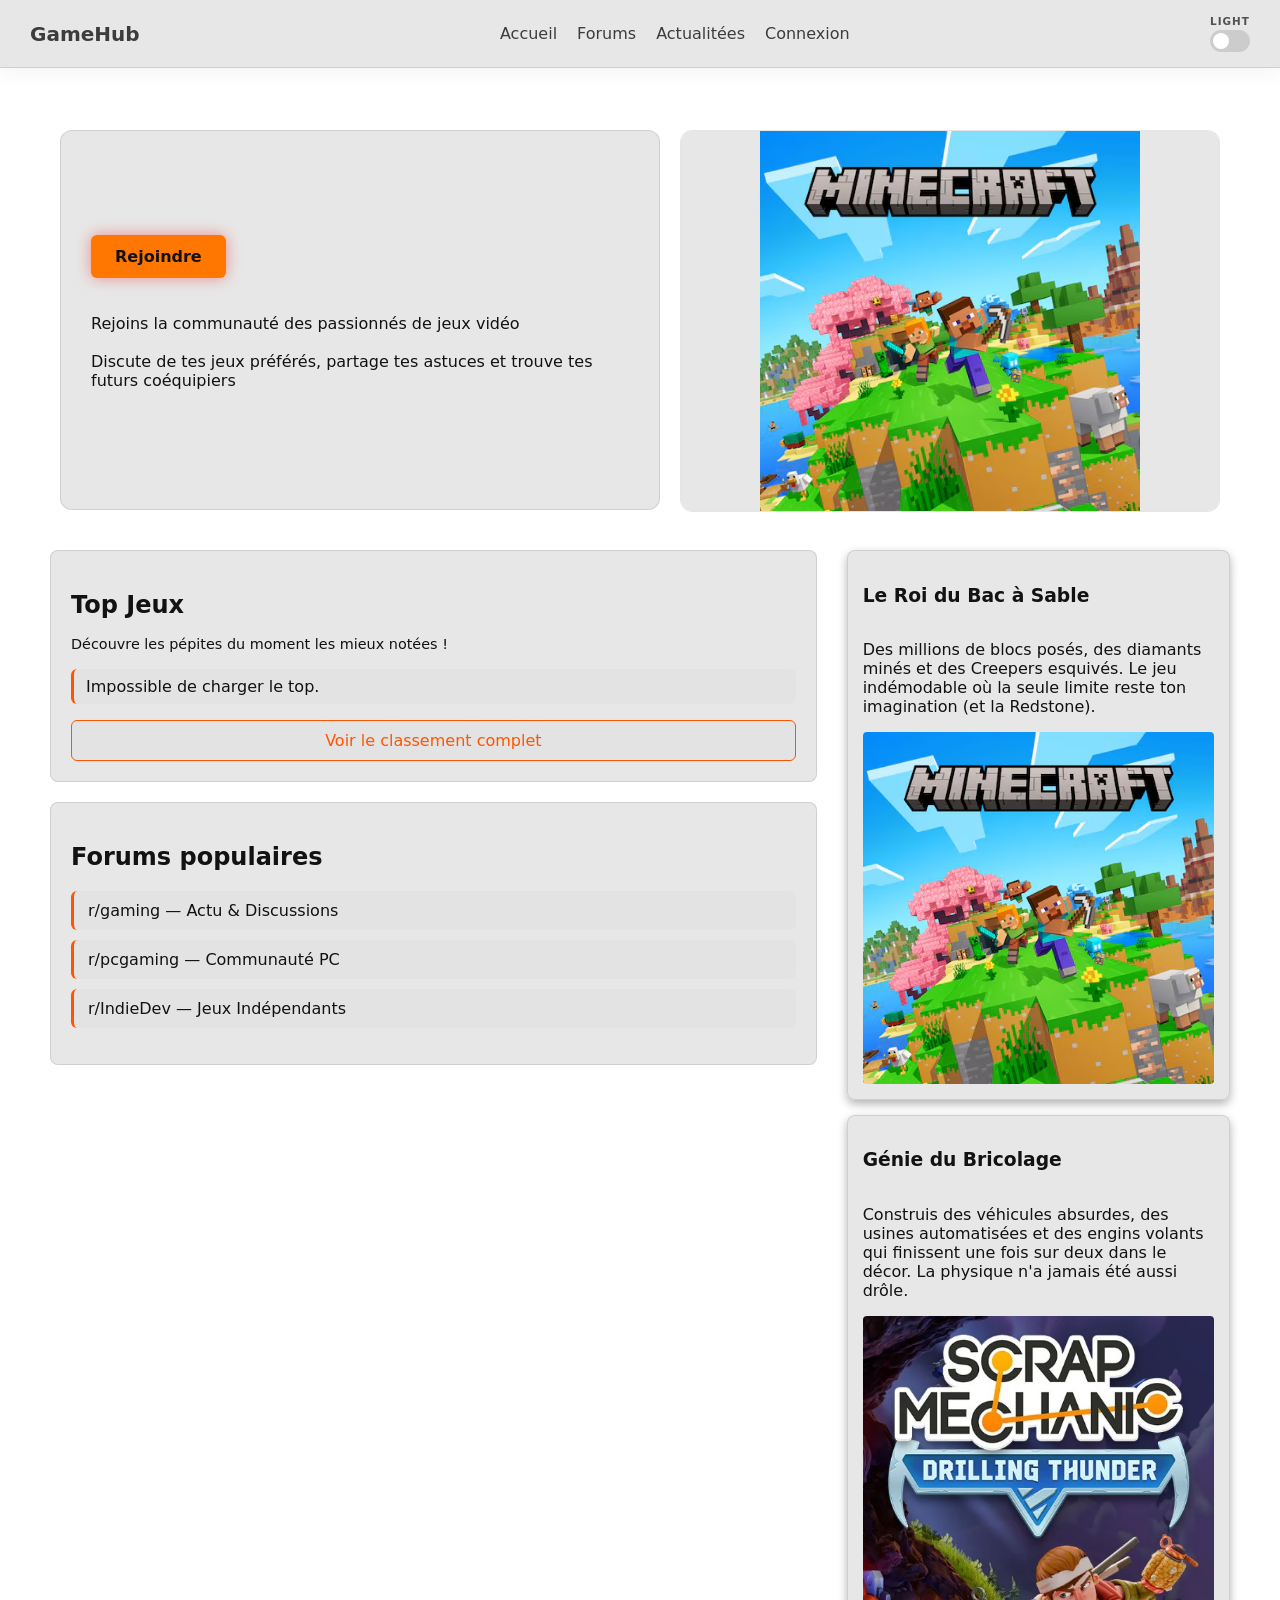
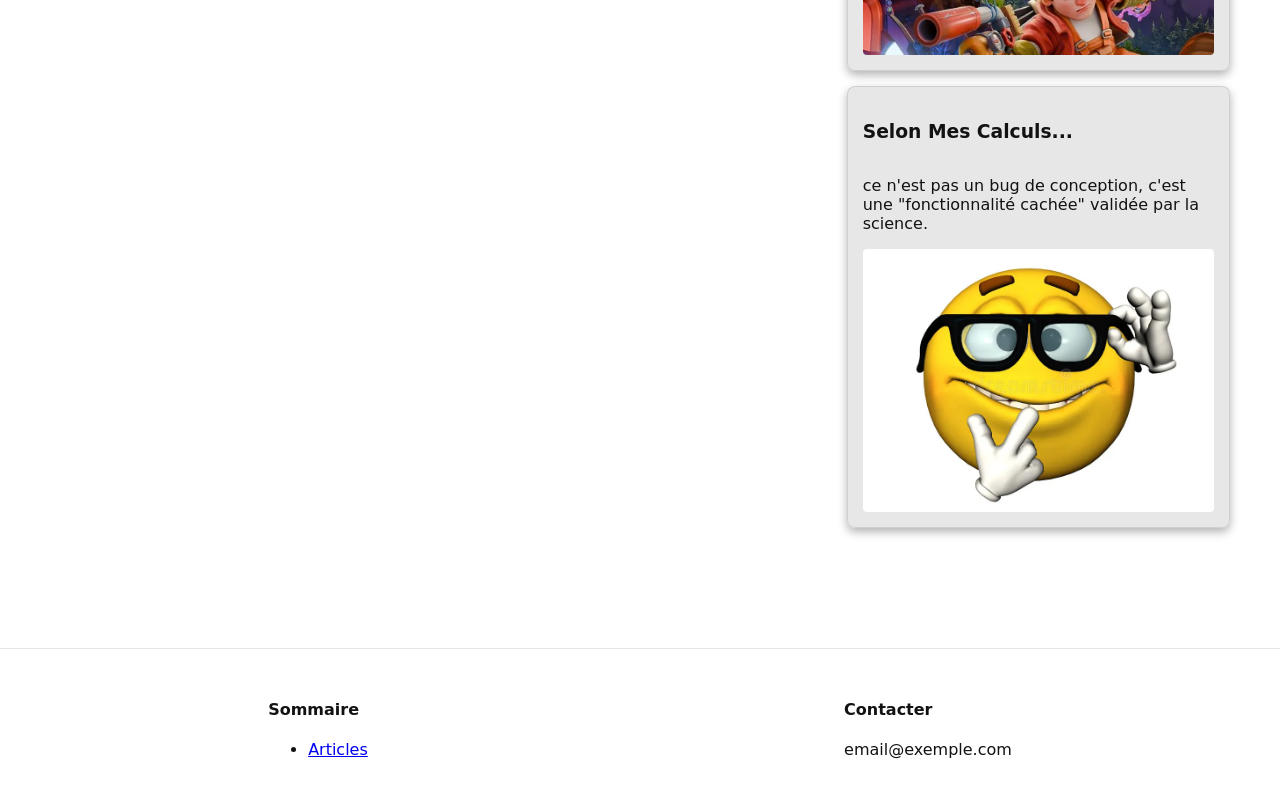
<file: index.html>
<!DOCTYPE html>
<html lang="fr">
<head>
  <meta charset="UTF-8">
  <meta name="viewport" content="width=device-width, initial-scale=1.0">
  <title>GameHub</title>
  <link rel="stylesheet" href="style.css">
  <link rel="icon" type="image/png" href="images/ton-logo.png">
</head>
<body>

  <header class="header">
    <a href="index.html" class="logo">GameHub</a>

    <nav class="navbar">
      <ul class="nav-list">
        <li><a href="index.html" class="nav-link">Accueil</a></li>
        <li><a href="pages/forums.html" class="nav-link">Forums</a></li>
        <li><a href="pages/actualitees.html" class="nav-link">Actualitées</a></li>
		<li><a href="pages/connexion.html" class="nav-link">Connexion</a></li>
	  </ul>
    </nav>

	<div class="theme-wrapper">
		<span class="theme-label" id="theme-text">LIGHT</span>
		<label class="theme-switch">
			<input type="checkbox" id="toggle">
			<span class="slider"></span>
		</label>
	</div> 
</header>

  <main>
    <!-- SECTION HERO (BLOC OPAQUE À GAUCHE + CARROUSEL LOCALISÉ À DROITE) -->
    <section class="hero-container">
      
      <!-- Bloc CTA Opaque à gauche -->
      <div class="hero-left">
        <a href="#contenu" class="cta-btn">Rejoindre</a>
        <p class="hero-text">
          Rejoins la communauté des passionnés de jeux vidéo <br> <br> Discute de tes jeux préférés, partage tes astuces et trouve tes futurs coéquipiers
        </p>
      </div>

      <!-- Carrousel strictement confiné à droite -->
      <div class="hero-slider">
        <div class="slide active" style="background-image: url('images/image1.jpg');"></div>
        <div class="slide" style="background-image: url('images/image2.jpg');"></div>
        <div class="slide" style="background-image: url('images/image3.jpg');"></div>
      </div>

    </section>

    <!-- SECTION CONTENU PRINCIPAL -->
    <section id="contenu" class="content-grid">
      <div class="content-left">
		<article class="box">
		  <h2>Top Jeux</h2>
		  <p class="top-jeux-desc">
		  Découvre les pépites du moment les mieux notées !
		  </p>

		  <ol class="top-games-list" id="top-games-list">
			<!-- Chargé via JS (ici ton Top 5 avec page_size=5) -->
		  </ol>

		  <!-- Le bouton pour aller voir la page Actualités -->
		  <a href="#" class="btn-voir-plus">Voir le classement complet</a>
		</article>	
		<article class="box">
			<h2>Forums populaires</h2>
			<ul class="forum-links">
			  <li>
				<a href="https://www.reddit.com/r/gaming/" target="_blank" rel="noopener noreferrer">
				  r/gaming — Actu & Discussions
				</a>
			  </li>
			  <li>
				<a href="https://www.reddit.com/r/pcgaming/" target="_blank" rel="noopener noreferrer">
				  r/pcgaming — Communauté PC
				</a>
			  </li>
			  <li>
				<a href="https://www.reddit.com/r/IndieDev/" target="_blank" rel="noopener noreferrer">
				  r/IndieDev — Jeux Indépendants
				</a>
			  </li>
			</ul>
		</article>
	
	  </div>
      <aside class="sidebar-right">
        <div class="side-card">
          <h3>Le Roi du Bac à Sable</h3>
		  <p>Des millions de blocs posés, des diamants minés et des Creepers esquivés. Le jeu indémodable où la seule limite reste ton imagination (et la Redstone).</p>
          <img src="images/image1.jpg" alt="Illustration 1">
        </div>
        <div class="side-card">
          <h3>Génie du Bricolage</h3>
		  <p>Construis des véhicules absurdes, des usines automatisées et des engins volants qui finissent une fois sur deux dans le décor. La physique n'a jamais été aussi drôle.</p>
          <img src="images/image2.jpg" alt="Illustration 2">
        </div>
        <div class="side-card">
          <h3>Selon Mes Calculs...</h3>
		  <p>ce n'est pas un bug de conception, c'est une "fonctionnalité cachée" validée par la science.</p>
          <img src="images/image3.jpg" alt="Illustration 3">
        </div>
      </aside>
    </section>
  </main>

  <footer class="footer">
    <div class="footer-col">
      <h4>Sommaire</h4>
      <ul>
        <li><a href="#contenu">Articles</a></li>
      </ul>
    </div>
    <div class="footer-col">
      <h4>Contacter</h4>
      <p>email@exemple.com</p>
    </div>
  </footer>

  <script src="script.js"></script>
</body>
</html>
</file>
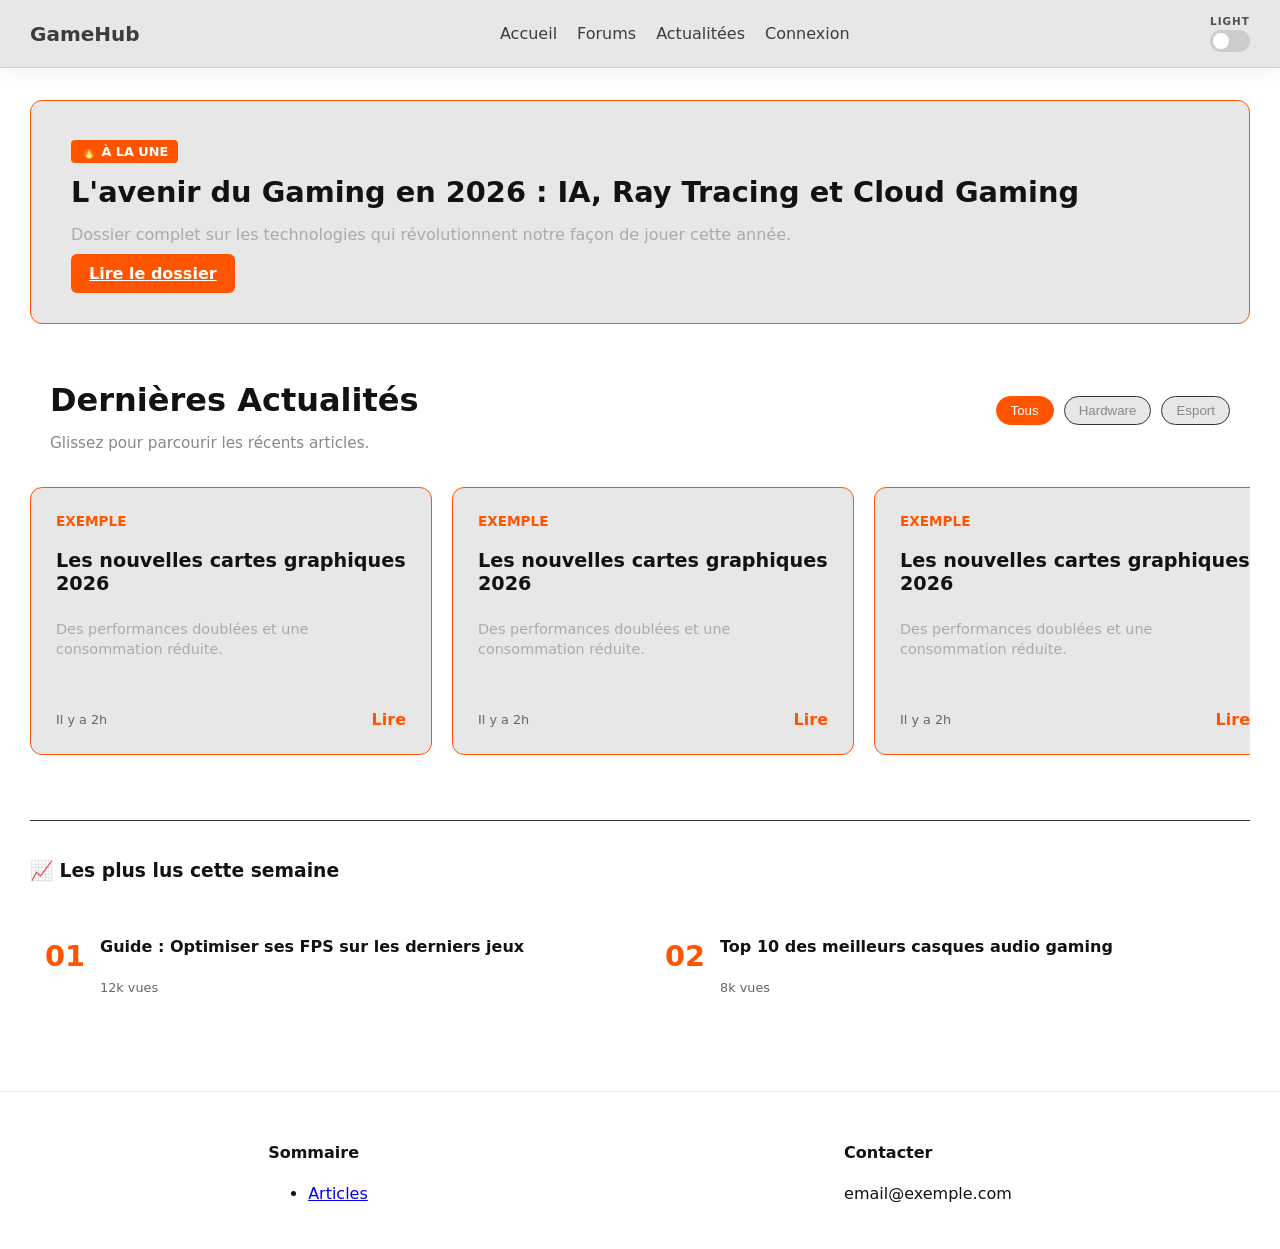
<file: pages/actualitees.html>
<!DOCTYPE html>
<html lang="fr">
<head>
  <meta charset="UTF-8">
  <meta name="viewport" content="width=device-width, initial-scale=1.0">
  <title>GameHub</title>
  <link rel="stylesheet" href="../style.css">
  <link rel="icon" type="image/png" href="../images/ton-logo.png">
</head>
<body>

  <header class="header">
    <a href="index.html" class="logo">GameHub</a>

    <nav class="navbar">
      <ul class="nav-list">
        <li><a href="../index.html" class="nav-link">Accueil</a></li>
        <li><a href="forums.html" class="nav-link">Forums</a></li>
        <li><a href="actualitees.html" class="nav-link">Actualitées</a></li>
		<li><a href="connexion.html" class="nav-link">Connexion</a></li>
      </ul>
    </nav>

	<div class="theme-wrapper">
		<span class="theme-label" id="theme-text">LIGHT</span>
		<label class="theme-switch">
			<input type="checkbox" id="toggle">
			<span class="slider"></span>
		</label>
	</div> 
</header>

<main class="main-content">
  
  <!-- 1. ARTICLE À LA UNE (Remplit le haut de page) -->
  <section class="featured-news">
    <div class="featured-content">
      <span class="badge-hot">🔥 À LA UNE</span>
      <h2>L'avenir du Gaming en 2026 : IA, Ray Tracing et Cloud Gaming</h2>
      <p>Dossier complet sur les technologies qui révolutionnent notre façon de jouer cette année.</p>
      <a href="#" class="btn-new-topic">Lire le dossier</a>
    </div>
  </section>

  <!-- 2. EN-TÊTE + FILTRES + SLIDER -->
  <section class="forum-top">
    <div class="top-text">
      <h2>Dernières Actualités</h2>
      <p>Glissez pour parcourir les récents articles.</p>
    </div>
    <!-- Filtres rapides -->
    <div class="news-filters">
      <button class="filter-btn active">Tous</button>
      <button class="filter-btn">Hardware</button>
      <button class="filter-btn">Esport</button>
    </div>
  </section>

  <!-- Le Slider existant -->
  
<!-- La boîte englobante pour le slider -->
<div class="slider-wrapper">
  <div class="news-slider" id="newsSlider">
  
<!-- les cards du slider -->
    <article class="news-slide">
      <span class="forum-category">EXEMPLE</span>
      <h3>Les nouvelles cartes graphiques 2026</h3>
      <p>Des performances doublées et une consommation réduite.</p>
      <div class="news-footer">
        <span class="news-date">Il y a 2h</span>
        <a href="#" class="btn-read">Lire</a>
      </div>
    </article>

    <article class="news-slide">
      <span class="forum-category">EXEMPLE</span>
      <h3>Les nouvelles cartes graphiques 2026</h3>
      <p>Des performances doublées et une consommation réduite.</p>
      <div class="news-footer">
        <span class="news-date">Il y a 2h</span>
        <a href="#" class="btn-read">Lire</a>
      </div>
    </article>

    <article class="news-slide">
      <span class="forum-category">EXEMPLE</span>
      <h3>Les nouvelles cartes graphiques 2026</h3>
      <p>Des performances doublées et une consommation réduite.</p>
      <div class="news-footer">
        <span class="news-date">Il y a 2h</span>
        <a href="#" class="btn-read">Lire</a>
      </div>
    </article>

    <article class="news-slide">
      <span class="forum-category">EXEMPLE</span>
      <h3>Les nouvelles cartes graphiques 2026</h3>
      <p>Des performances doublées et une consommation réduite.</p>
      <div class="news-footer">
        <span class="news-date">Il y a 2h</span>
        <a href="#" class="btn-read">Lire</a>
      </div>
    </article>

    <article class="news-slide">
      <span class="forum-category">EXEMPLE</span>
      <h3>Les nouvelles cartes graphiques 2026</h3>
      <p>Des performances doublées et une consommation réduite.</p>
      <div class="news-footer">
        <span class="news-date">Il y a 2h</span>
        <a href="#" class="btn-read">Lire</a>
      </div>
    </article>

    <article class="news-slide">
      <span class="forum-category">EXEMPLE</span>
      <h3>Les nouvelles cartes graphiques 2026</h3>
      <p>Des performances doublées et une consommation réduite.</p>
      <div class="news-footer">
        <span class="news-date">Il y a 2h</span>
        <a href="#" class="btn-read">Lire</a>
      </div>
    </article>

    <article class="news-slide">
      <span class="forum-category">EXEMPLE</span>
      <h3>Les nouvelles cartes graphiques 2026</h3>
      <p>Des performances doublées et une consommation réduite.</p>
      <div class="news-footer">
        <span class="news-date">Il y a 2h</span>
        <a href="#" class="btn-read">Lire</a>
      </div>
    </article>

    <article class="news-slide">
      <span class="forum-category">EXEMPLE</span>
      <h3>Les nouvelles cartes graphiques 2026</h3>
      <p>Des performances doublées et une consommation réduite.</p>
      <div class="news-footer">
        <span class="news-date">Il y a 2h</span>
        <a href="#" class="btn-read">Lire</a>
      </div>
    </article>

    <article class="news-slide">
      <span class="forum-category">EXEMPLE</span>
      <h3>Les nouvelles cartes graphiques 2026</h3>
      <p>Des performances doublées et une consommation réduite.</p>
      <div class="news-footer">
        <span class="news-date">Il y a 2h</span>
        <a href="#" class="btn-read">Lire</a>
      </div>
    </article>

    <article class="news-slide">
      <span class="forum-category">EXEMPLE</span>
      <h3>Les nouvelles cartes graphiques 2026</h3>
      <p>Des performances doublées et une consommation réduite.</p>
      <div class="news-footer">
        <span class="news-date">Il y a 2h</span>
        <a href="#" class="btn-read">Lire</a>
      </div>
    </article>

    <article class="news-slide">
      <span class="forum-category">EXEMPLE</span>
      <h3>Les nouvelles cartes graphiques 2026</h3>
      <p>Des performances doublées et une consommation réduite.</p>
      <div class="news-footer">
        <span class="news-date">Il y a 2h</span>
        <a href="#" class="btn-read">Lire</a>
      </div>
    </article>

    <article class="news-slide">
      <span class="forum-category">EXEMPLE</span>
      <h3>Les nouvelles cartes graphiques 2026</h3>
      <p>Des performances doublées et une consommation réduite.</p>
      <div class="news-footer">
        <span class="news-date">Il y a 2h</span>
        <a href="#" class="btn-read">Lire</a>
      </div>
    </article>

    <article class="news-slide">
      <span class="forum-category">EXEMPLE</span>
      <h3>Les nouvelles cartes graphiques 2026</h3>
      <p>Des performances doublées et une consommation réduite.</p>
      <div class="news-footer">
        <span class="news-date">Il y a 2h</span>
        <a href="#" class="btn-read">Lire</a>
      </div>
    </article>



  </div>
</div>
  <!-- 3. SECTION TENDANCES EN BAS (Remplit le bas de page) -->
  <section class="trending-section">
    <h3>📈 Les plus lus cette semaine</h3>
    <div class="trending-grid">
      <div class="trending-item">
        <span class="trend-number">01</span>
        <div>
          <h4>Guide : Optimiser ses FPS sur les derniers jeux</h4>
          <span class="news-date">12k vues</span>
        </div>
      </div>
      <div class="trending-item">
        <span class="trend-number">02</span>
        <div>
          <h4>Top 10 des meilleurs casques audio gaming</h4>
          <span class="news-date">8k vues</span>
        </div>
      </div>
    </div>
  </section>

</main>

  <footer class="footer">
    <div class="footer-col">
      <h4>Sommaire</h4>
      <ul>
        <li><a href="#contenu">Articles</a></li>
      </ul>
    </div>
    <div class="footer-col">
      <h4>Contacter</h4>
      <p>email@exemple.com</p>
    </div>
  </footer>

  <script src="../script.js"></script>
</body>
</html>
</file>
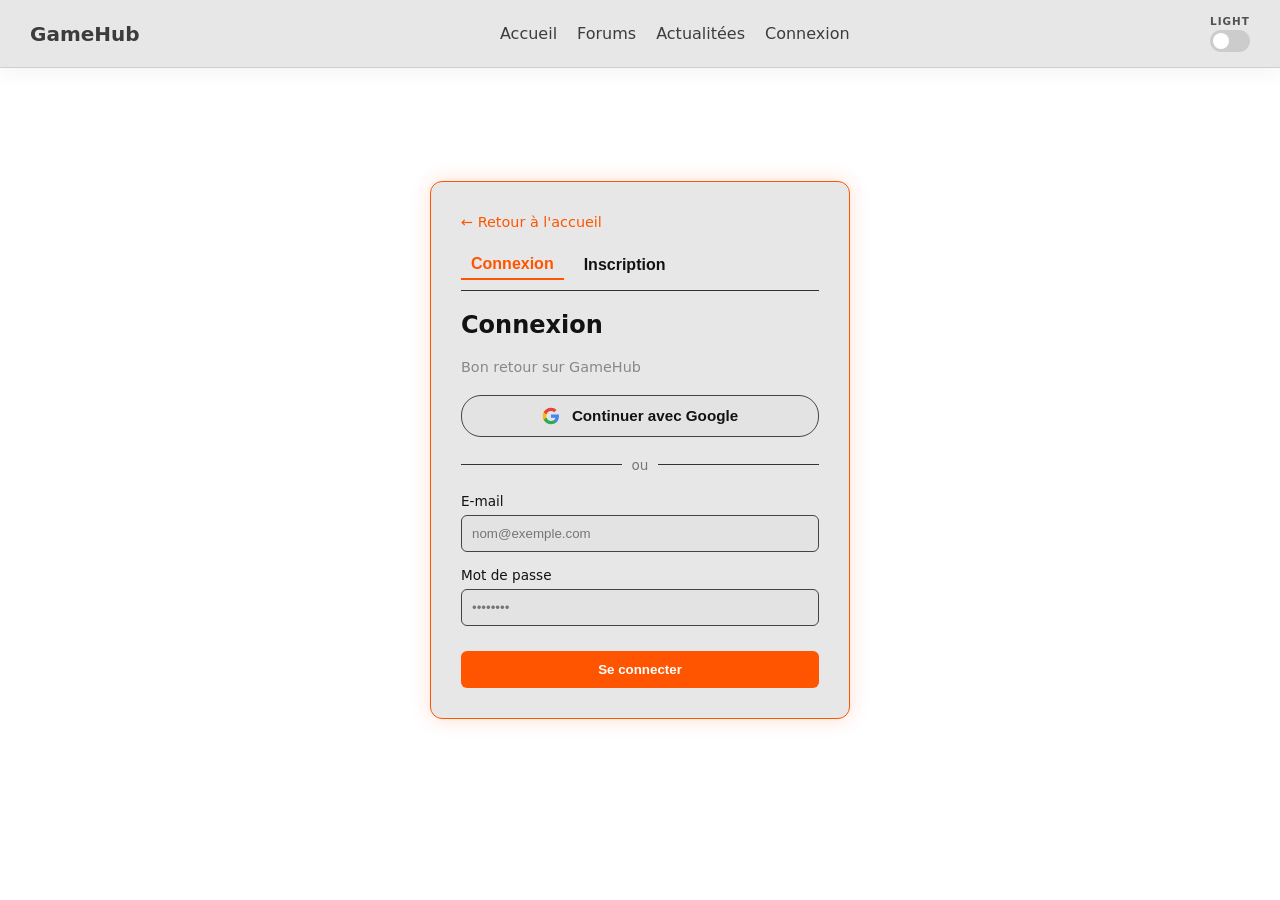
<file: pages/connexion.html>
<!DOCTYPE html>
<html lang="fr">
<head>
  <meta charset="UTF-8">
  <meta name="viewport" content="width=device-width, initial-scale=1.0">
  <title>Connexion - SNT Gaming</title>
  <!-- On remonte d'un dossier pour aller chercher la feuille de style globale -->
  <link rel="stylesheet" href="../style.css">
  <link rel="icon" type="image/png" href="../images/ton-logo.png">
</head>

  <header class="header">
    <a href="index.html" class="logo">GameHub</a>

    <nav class="navbar">
      <ul class="nav-list">
        <li><a href="../index.html" class="nav-link">Accueil</a></li>
        <li><a href="forums.html" class="nav-link">Forums</a></li>
        <li><a href="actualitees.html" class="nav-link">Actualitées</a></li>
		<li><a href="connexion.html" class="nav-link">Connexion</a></li>
	  </ul>
    </nav>

	<div class="theme-wrapper">
		<span class="theme-label" id="theme-text">LIGHT</span>
		<label class="theme-switch">
			<input type="checkbox" id="toggle">
			<span class="slider"></span>
		</label>
	</div> 
</header>

<body class="auth-page">

  <main class="auth-container">
<div class="auth-box">

  <a href="../index.html" class="back-link">&larr; Retour à l'accueil</a>

  <!-- Onglets pour basculer -->
  <div class="auth-tabs">
    <button class="tab-btn active" id="tab-login">Connexion</button>
    <button class="tab-btn" id="tab-register">Inscription</button>
  </div>

  <!-- Formulaire de Connexion -->
  <form id="login-form" class="auth-form">
    <h2>Connexion</h2>
    <p class="auth-subtitle">Bon retour sur GameHub</p>

    <button type="button" class="btn-google">
      <!-- SVG Google -->
      <svg width="18" height="18" viewBox="0 0 24 24"><path fill="#4285F4" d="M22.56 12.25c0-.78-.07-1.53-.2-2.25H12v4.26h5.92c-.26 1.37-1.04 2.53-2.21 3.31v2.77h3.57c2.08-1.92 3.28-4.74 3.28-8.09z"/><path fill="#34A853" d="M12 23c2.97 0 5.46-.98 7.28-2.66l-3.57-2.77c-.98.66-2.23 1.06-3.71 1.06-2.86 0-5.29-1.93-6.16-4.53H2.18v2.84C3.99 20.53 7.7 23 12 23z"/><path fill="#FBBC05" d="M5.84 14.09c-.22-.66-.35-1.36-.35-2.09s.13-1.43.35-2.09V7.06H2.18C1.43 8.55 1 10.22 1 12s.43 3.45 1.18 4.94l2.85-2.22.81-.63z"/><path fill="#EA4335" d="M12 5.38c1.62 0 3.06.56 4.21 1.64l3.15-3.15C17.45 2.09 14.97 1 12 1 7.7 1 3.99 3.47 2.18 7.06l3.66 2.84c.87-2.6 3.3-4.52 6.16-4.52z"/></svg>
      Continuer avec Google
    </button>

    <div class="separator"><span>ou</span></div>

    <div class="form-group">
      <label for="login-email">E-mail</label>
      <input type="email" id="login-email" placeholder="nom@exemple.com" required>
    </div>
    <div class="form-group">
      <label for="login-password">Mot de passe</label>
      <input type="password" id="login-password" placeholder="••••••••" required>
    </div>
    <button type="submit" class="btn-submit">Se connecter</button>
  </form>

  <!-- Formulaire d'Inscription (caché par défaut) -->
  <form id="register-form" class="auth-form" style="display: none;">
    <h2>Inscription</h2>
    <p class="auth-subtitle">Crée ton compte GameHub</p>

    <div class="form-group">
      <label for="reg-pseudo">Pseudo</label>
      <input type="text" id="reg-pseudo" placeholder="" required>
    </div>
    <div class="form-group">
      <label for="reg-email">E-mail</label>
      <input type="email" id="reg-email" placeholder="" required>
    </div>
    <div class="form-group">
      <label for="reg-password">Mot de passe</label>
      <input type="password" id="reg-password" placeholder="" required>
    </div>
    <button type="submit" class="btn-submit">S'inscrire</button>
  </form>
</div>
  </main>

  <script src="../script.js"></script>
</body>
</html>
</file>
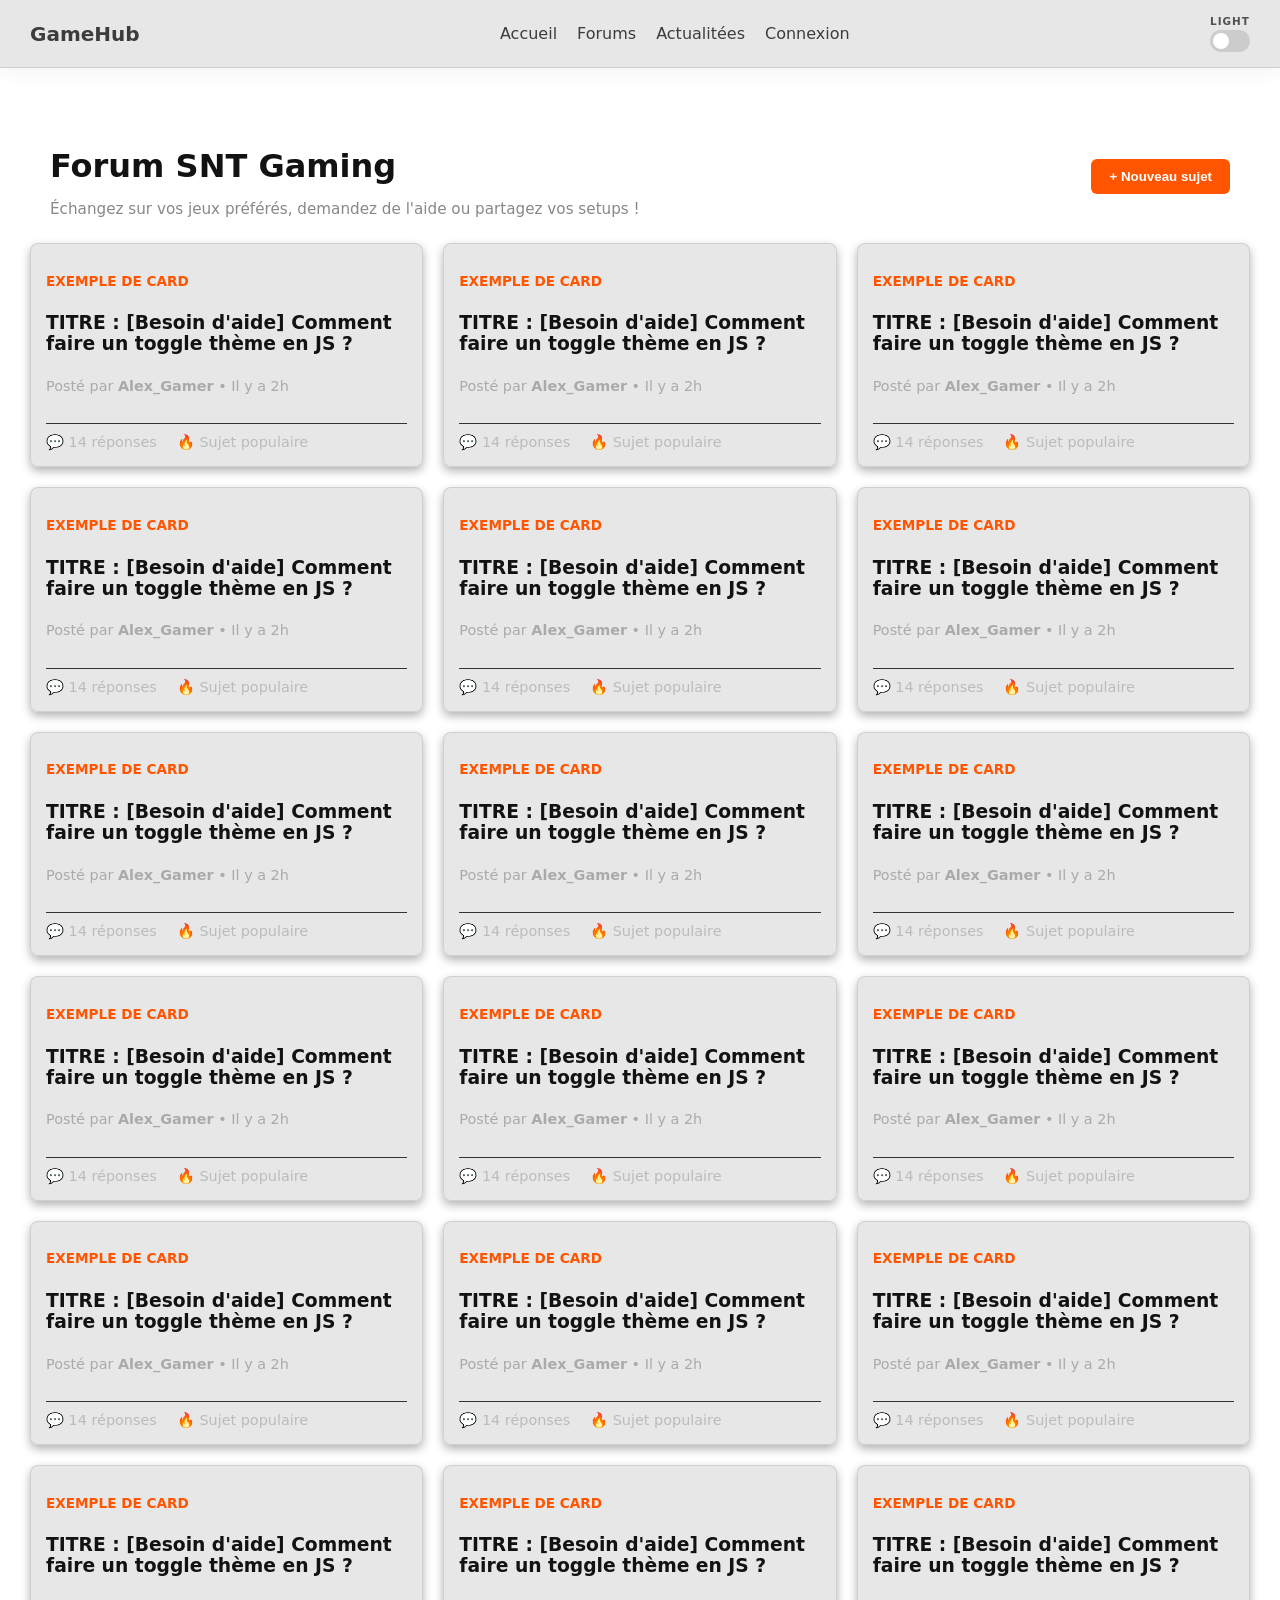
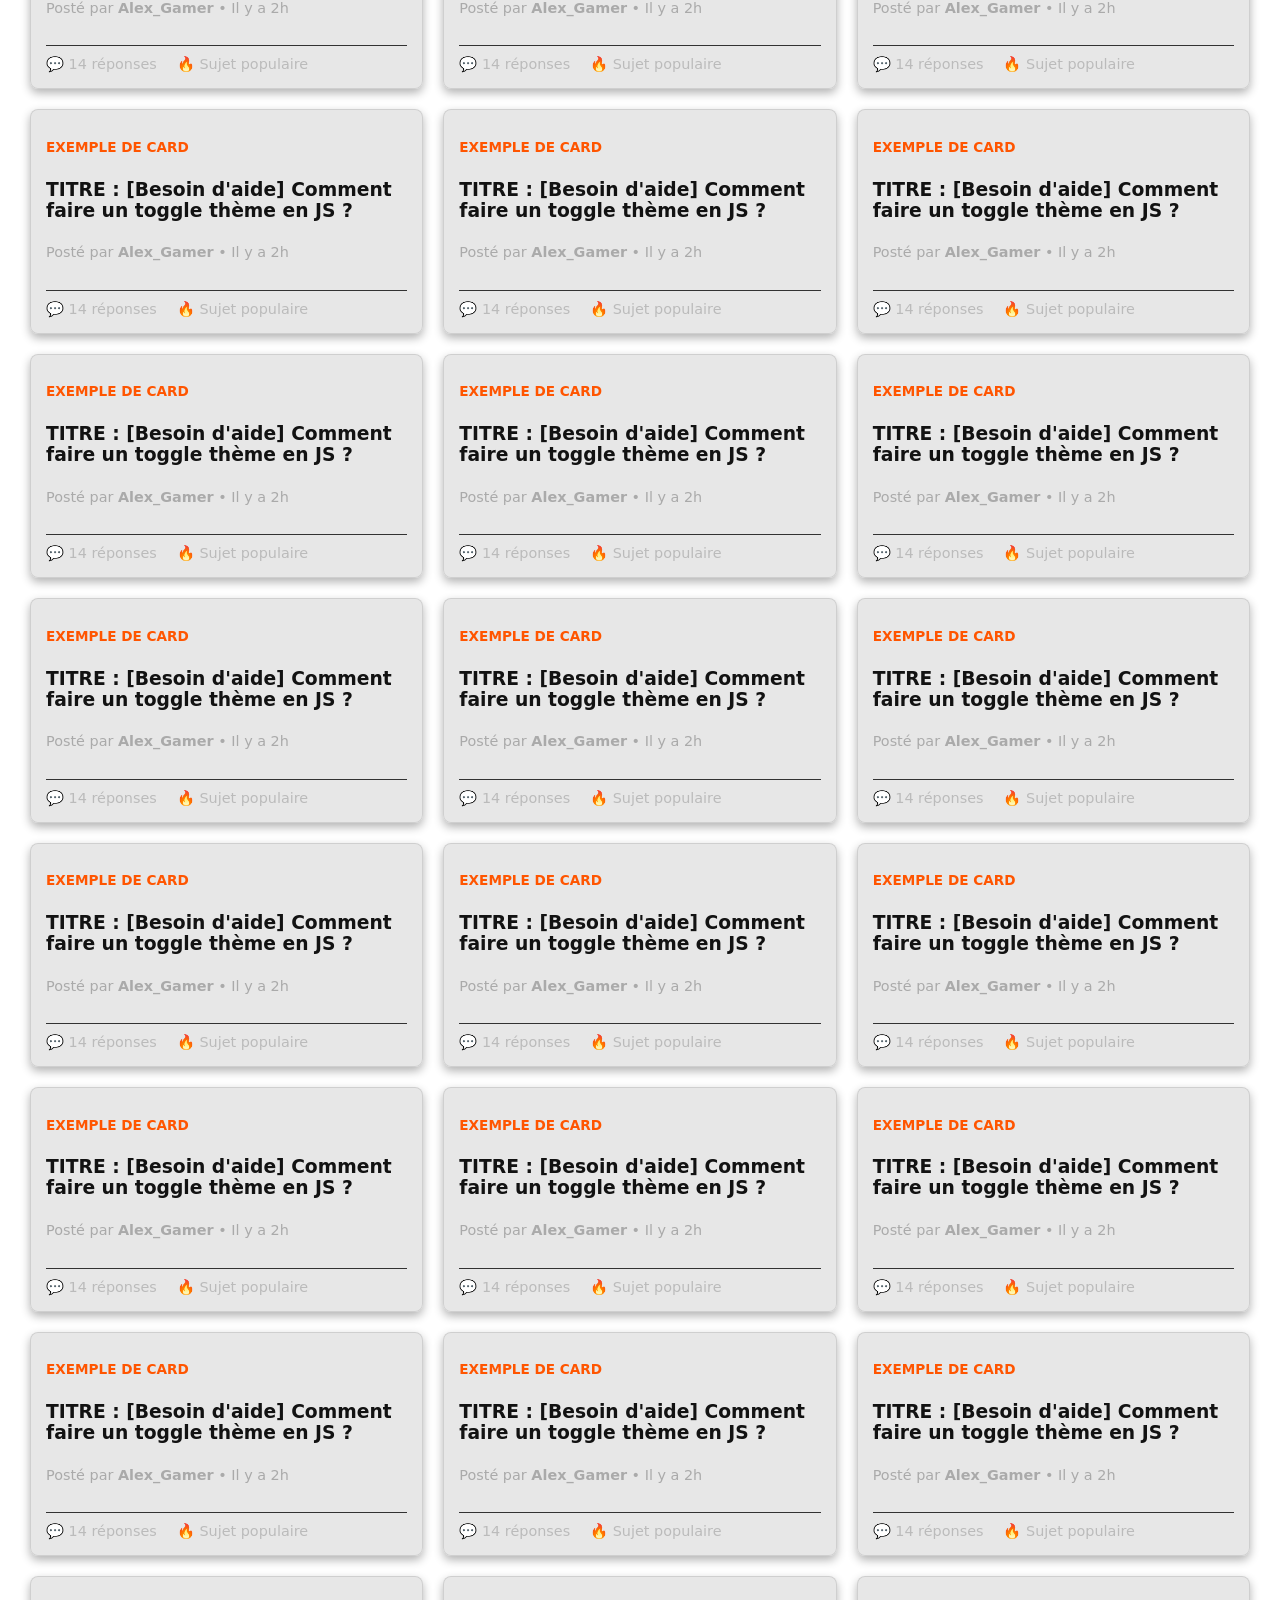
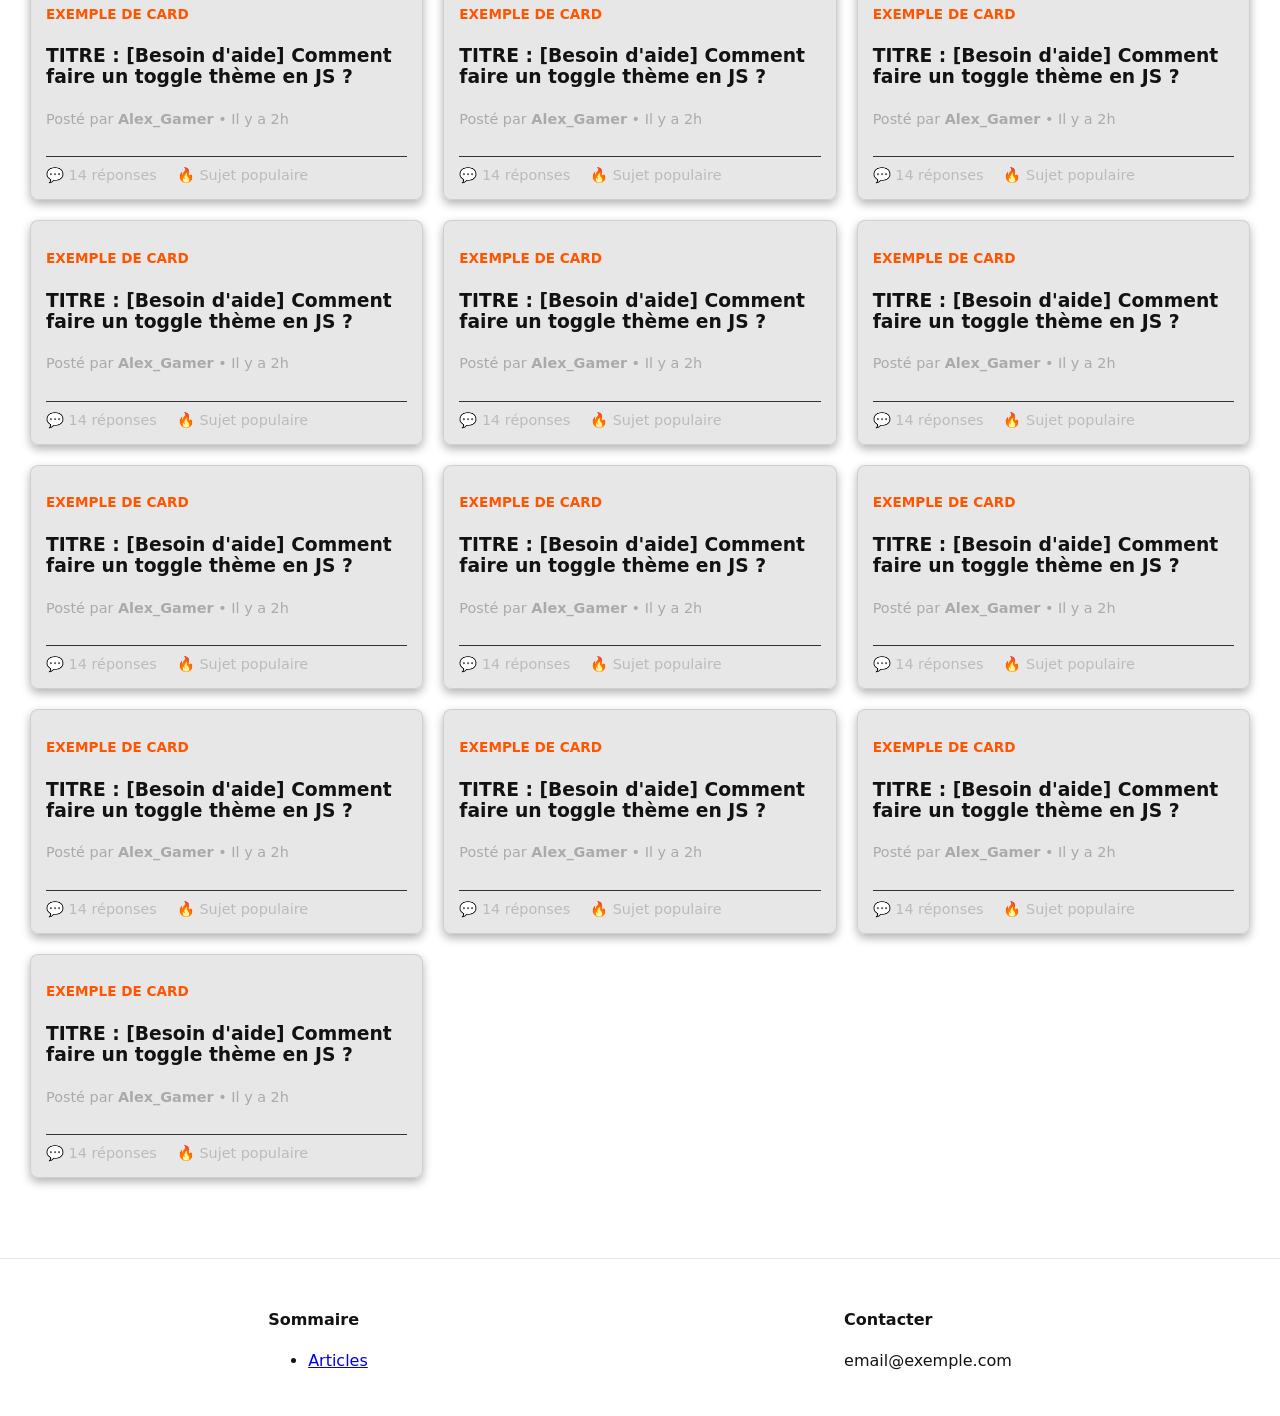
<file: pages/forums.html>
<!DOCTYPE html>
<html lang="fr">
<head>
  <meta charset="UTF-8">
  <meta name="viewport" content="width=device-width, initial-scale=1.0">
  <title>GameHub</title>
  <link rel="stylesheet" href="../style.css">
  <link rel="icon" type="image/png" href="../images/ton-logo.png">
</head>
<body>

  <header class="header">
    <a href="index.html" class="logo">GameHub</a>

    <nav class="navbar">
      <ul class="nav-list">
        <li><a href="../index.html" class="nav-link">Accueil</a></li>
        <li><a href="forums.html" class="nav-link">Forums</a></li>
        <li><a href="actualitees.html" class="nav-link">Actualitées</a></li>
		<li><a href="connexion.html" class="nav-link">Connexion</a></li>
      </ul>
    </nav>

	<div class="theme-wrapper">
		<span class="theme-label" id="theme-text">LIGHT</span>
		<label class="theme-switch">
			<input type="checkbox" id="toggle">
			<span class="slider"></span>
		</label>
	</div> 
</header>

<main class="main-content">

<section class="forum-top">
  <div class="top-text">
    <h2>Forum SNT Gaming</h2>
    <p>Échangez sur vos jeux préférés, demandez de l'aide ou partagez vos setups !</p>
  </div>
  <button class="btn-new-topic">+ Nouveau sujet</button>
</section>

  <section class="forum-container">

  <div class="side-card">
    <p class="forum-category">EXEMPLE DE CARD</p>
    <h3>TITRE : [Besoin d'aide] Comment faire un toggle thème en JS ?</h3>
    <p class="forum-meta">Posté par <strong>Alex_Gamer</strong> • Il y a 2h</p>
    <div class="forum-footer">
      <span>💬 14 réponses</span>
      <span>🔥 Sujet populaire</span>
    </div>
  </div>

  <div class="side-card">
    <p class="forum-category">EXEMPLE DE CARD</p>
    <h3>TITRE : [Besoin d'aide] Comment faire un toggle thème en JS ?</h3>
    <p class="forum-meta">Posté par <strong>Alex_Gamer</strong> • Il y a 2h</p>
    <div class="forum-footer">
      <span>💬 14 réponses</span>
      <span>🔥 Sujet populaire</span>
    </div>
  </div>

  <div class="side-card">
    <p class="forum-category">EXEMPLE DE CARD</p>
    <h3>TITRE : [Besoin d'aide] Comment faire un toggle thème en JS ?</h3>
    <p class="forum-meta">Posté par <strong>Alex_Gamer</strong> • Il y a 2h</p>
    <div class="forum-footer">
      <span>💬 14 réponses</span>
      <span>🔥 Sujet populaire</span>
    </div>
  </div>

  <div class="side-card">
    <p class="forum-category">EXEMPLE DE CARD</p>
    <h3>TITRE : [Besoin d'aide] Comment faire un toggle thème en JS ?</h3>
    <p class="forum-meta">Posté par <strong>Alex_Gamer</strong> • Il y a 2h</p>
    <div class="forum-footer">
      <span>💬 14 réponses</span>
      <span>🔥 Sujet populaire</span>
    </div>
  </div>

  <div class="side-card">
    <p class="forum-category">EXEMPLE DE CARD</p>
    <h3>TITRE : [Besoin d'aide] Comment faire un toggle thème en JS ?</h3>
    <p class="forum-meta">Posté par <strong>Alex_Gamer</strong> • Il y a 2h</p>
    <div class="forum-footer">
      <span>💬 14 réponses</span>
      <span>🔥 Sujet populaire</span>
    </div>
  </div>

  <div class="side-card">
    <p class="forum-category">EXEMPLE DE CARD</p>
    <h3>TITRE : [Besoin d'aide] Comment faire un toggle thème en JS ?</h3>
    <p class="forum-meta">Posté par <strong>Alex_Gamer</strong> • Il y a 2h</p>
    <div class="forum-footer">
      <span>💬 14 réponses</span>
      <span>🔥 Sujet populaire</span>
    </div>
  </div>

  <div class="side-card">
    <p class="forum-category">EXEMPLE DE CARD</p>
    <h3>TITRE : [Besoin d'aide] Comment faire un toggle thème en JS ?</h3>
    <p class="forum-meta">Posté par <strong>Alex_Gamer</strong> • Il y a 2h</p>
    <div class="forum-footer">
      <span>💬 14 réponses</span>
      <span>🔥 Sujet populaire</span>
    </div>
  </div>

  <div class="side-card">
    <p class="forum-category">EXEMPLE DE CARD</p>
    <h3>TITRE : [Besoin d'aide] Comment faire un toggle thème en JS ?</h3>
    <p class="forum-meta">Posté par <strong>Alex_Gamer</strong> • Il y a 2h</p>
    <div class="forum-footer">
      <span>💬 14 réponses</span>
      <span>🔥 Sujet populaire</span>
    </div>
  </div>

  <div class="side-card">
    <p class="forum-category">EXEMPLE DE CARD</p>
    <h3>TITRE : [Besoin d'aide] Comment faire un toggle thème en JS ?</h3>
    <p class="forum-meta">Posté par <strong>Alex_Gamer</strong> • Il y a 2h</p>
    <div class="forum-footer">
      <span>💬 14 réponses</span>
      <span>🔥 Sujet populaire</span>
    </div>
  </div>

  <div class="side-card">
    <p class="forum-category">EXEMPLE DE CARD</p>
    <h3>TITRE : [Besoin d'aide] Comment faire un toggle thème en JS ?</h3>
    <p class="forum-meta">Posté par <strong>Alex_Gamer</strong> • Il y a 2h</p>
    <div class="forum-footer">
      <span>💬 14 réponses</span>
      <span>🔥 Sujet populaire</span>
    </div>
  </div>

  <div class="side-card">
    <p class="forum-category">EXEMPLE DE CARD</p>
    <h3>TITRE : [Besoin d'aide] Comment faire un toggle thème en JS ?</h3>
    <p class="forum-meta">Posté par <strong>Alex_Gamer</strong> • Il y a 2h</p>
    <div class="forum-footer">
      <span>💬 14 réponses</span>
      <span>🔥 Sujet populaire</span>
    </div>
  </div>

  <div class="side-card">
    <p class="forum-category">EXEMPLE DE CARD</p>
    <h3>TITRE : [Besoin d'aide] Comment faire un toggle thème en JS ?</h3>
    <p class="forum-meta">Posté par <strong>Alex_Gamer</strong> • Il y a 2h</p>
    <div class="forum-footer">
      <span>💬 14 réponses</span>
      <span>🔥 Sujet populaire</span>
    </div>
  </div>

  <div class="side-card">
    <p class="forum-category">EXEMPLE DE CARD</p>
    <h3>TITRE : [Besoin d'aide] Comment faire un toggle thème en JS ?</h3>
    <p class="forum-meta">Posté par <strong>Alex_Gamer</strong> • Il y a 2h</p>
    <div class="forum-footer">
      <span>💬 14 réponses</span>
      <span>🔥 Sujet populaire</span>
    </div>
  </div>

  <div class="side-card">
    <p class="forum-category">EXEMPLE DE CARD</p>
    <h3>TITRE : [Besoin d'aide] Comment faire un toggle thème en JS ?</h3>
    <p class="forum-meta">Posté par <strong>Alex_Gamer</strong> • Il y a 2h</p>
    <div class="forum-footer">
      <span>💬 14 réponses</span>
      <span>🔥 Sujet populaire</span>
    </div>
  </div>

  <div class="side-card">
    <p class="forum-category">EXEMPLE DE CARD</p>
    <h3>TITRE : [Besoin d'aide] Comment faire un toggle thème en JS ?</h3>
    <p class="forum-meta">Posté par <strong>Alex_Gamer</strong> • Il y a 2h</p>
    <div class="forum-footer">
      <span>💬 14 réponses</span>
      <span>🔥 Sujet populaire</span>
    </div>
  </div>

  <div class="side-card">
    <p class="forum-category">EXEMPLE DE CARD</p>
    <h3>TITRE : [Besoin d'aide] Comment faire un toggle thème en JS ?</h3>
    <p class="forum-meta">Posté par <strong>Alex_Gamer</strong> • Il y a 2h</p>
    <div class="forum-footer">
      <span>💬 14 réponses</span>
      <span>🔥 Sujet populaire</span>
    </div>
  </div>

  <div class="side-card">
    <p class="forum-category">EXEMPLE DE CARD</p>
    <h3>TITRE : [Besoin d'aide] Comment faire un toggle thème en JS ?</h3>
    <p class="forum-meta">Posté par <strong>Alex_Gamer</strong> • Il y a 2h</p>
    <div class="forum-footer">
      <span>💬 14 réponses</span>
      <span>🔥 Sujet populaire</span>
    </div>
  </div>

  <div class="side-card">
    <p class="forum-category">EXEMPLE DE CARD</p>
    <h3>TITRE : [Besoin d'aide] Comment faire un toggle thème en JS ?</h3>
    <p class="forum-meta">Posté par <strong>Alex_Gamer</strong> • Il y a 2h</p>
    <div class="forum-footer">
      <span>💬 14 réponses</span>
      <span>🔥 Sujet populaire</span>
    </div>
  </div>

  <div class="side-card">
    <p class="forum-category">EXEMPLE DE CARD</p>
    <h3>TITRE : [Besoin d'aide] Comment faire un toggle thème en JS ?</h3>
    <p class="forum-meta">Posté par <strong>Alex_Gamer</strong> • Il y a 2h</p>
    <div class="forum-footer">
      <span>💬 14 réponses</span>
      <span>🔥 Sujet populaire</span>
    </div>
  </div>

  <div class="side-card">
    <p class="forum-category">EXEMPLE DE CARD</p>
    <h3>TITRE : [Besoin d'aide] Comment faire un toggle thème en JS ?</h3>
    <p class="forum-meta">Posté par <strong>Alex_Gamer</strong> • Il y a 2h</p>
    <div class="forum-footer">
      <span>💬 14 réponses</span>
      <span>🔥 Sujet populaire</span>
    </div>
  </div>

  <div class="side-card">
    <p class="forum-category">EXEMPLE DE CARD</p>
    <h3>TITRE : [Besoin d'aide] Comment faire un toggle thème en JS ?</h3>
    <p class="forum-meta">Posté par <strong>Alex_Gamer</strong> • Il y a 2h</p>
    <div class="forum-footer">
      <span>💬 14 réponses</span>
      <span>🔥 Sujet populaire</span>
    </div>
  </div>

  <div class="side-card">
    <p class="forum-category">EXEMPLE DE CARD</p>
    <h3>TITRE : [Besoin d'aide] Comment faire un toggle thème en JS ?</h3>
    <p class="forum-meta">Posté par <strong>Alex_Gamer</strong> • Il y a 2h</p>
    <div class="forum-footer">
      <span>💬 14 réponses</span>
      <span>🔥 Sujet populaire</span>
    </div>
  </div>

  <div class="side-card">
    <p class="forum-category">EXEMPLE DE CARD</p>
    <h3>TITRE : [Besoin d'aide] Comment faire un toggle thème en JS ?</h3>
    <p class="forum-meta">Posté par <strong>Alex_Gamer</strong> • Il y a 2h</p>
    <div class="forum-footer">
      <span>💬 14 réponses</span>
      <span>🔥 Sujet populaire</span>
    </div>
  </div>

  <div class="side-card">
    <p class="forum-category">EXEMPLE DE CARD</p>
    <h3>TITRE : [Besoin d'aide] Comment faire un toggle thème en JS ?</h3>
    <p class="forum-meta">Posté par <strong>Alex_Gamer</strong> • Il y a 2h</p>
    <div class="forum-footer">
      <span>💬 14 réponses</span>
      <span>🔥 Sujet populaire</span>
    </div>
  </div>

  <div class="side-card">
    <p class="forum-category">EXEMPLE DE CARD</p>
    <h3>TITRE : [Besoin d'aide] Comment faire un toggle thème en JS ?</h3>
    <p class="forum-meta">Posté par <strong>Alex_Gamer</strong> • Il y a 2h</p>
    <div class="forum-footer">
      <span>💬 14 réponses</span>
      <span>🔥 Sujet populaire</span>
    </div>
  </div>

  <div class="side-card">
    <p class="forum-category">EXEMPLE DE CARD</p>
    <h3>TITRE : [Besoin d'aide] Comment faire un toggle thème en JS ?</h3>
    <p class="forum-meta">Posté par <strong>Alex_Gamer</strong> • Il y a 2h</p>
    <div class="forum-footer">
      <span>💬 14 réponses</span>
      <span>🔥 Sujet populaire</span>
    </div>
  </div>

  <div class="side-card">
    <p class="forum-category">EXEMPLE DE CARD</p>
    <h3>TITRE : [Besoin d'aide] Comment faire un toggle thème en JS ?</h3>
    <p class="forum-meta">Posté par <strong>Alex_Gamer</strong> • Il y a 2h</p>
    <div class="forum-footer">
      <span>💬 14 réponses</span>
      <span>🔥 Sujet populaire</span>
    </div>
  </div>

  <div class="side-card">
    <p class="forum-category">EXEMPLE DE CARD</p>
    <h3>TITRE : [Besoin d'aide] Comment faire un toggle thème en JS ?</h3>
    <p class="forum-meta">Posté par <strong>Alex_Gamer</strong> • Il y a 2h</p>
    <div class="forum-footer">
      <span>💬 14 réponses</span>
      <span>🔥 Sujet populaire</span>
    </div>
  </div>

  <div class="side-card">
    <p class="forum-category">EXEMPLE DE CARD</p>
    <h3>TITRE : [Besoin d'aide] Comment faire un toggle thème en JS ?</h3>
    <p class="forum-meta">Posté par <strong>Alex_Gamer</strong> • Il y a 2h</p>
    <div class="forum-footer">
      <span>💬 14 réponses</span>
      <span>🔥 Sujet populaire</span>
    </div>
  </div>

  <div class="side-card">
    <p class="forum-category">EXEMPLE DE CARD</p>
    <h3>TITRE : [Besoin d'aide] Comment faire un toggle thème en JS ?</h3>
    <p class="forum-meta">Posté par <strong>Alex_Gamer</strong> • Il y a 2h</p>
    <div class="forum-footer">
      <span>💬 14 réponses</span>
      <span>🔥 Sujet populaire</span>
    </div>
  </div>

  <div class="side-card">
    <p class="forum-category">EXEMPLE DE CARD</p>
    <h3>TITRE : [Besoin d'aide] Comment faire un toggle thème en JS ?</h3>
    <p class="forum-meta">Posté par <strong>Alex_Gamer</strong> • Il y a 2h</p>
    <div class="forum-footer">
      <span>💬 14 réponses</span>
      <span>🔥 Sujet populaire</span>
    </div>
  </div>

  <div class="side-card">
    <p class="forum-category">EXEMPLE DE CARD</p>
    <h3>TITRE : [Besoin d'aide] Comment faire un toggle thème en JS ?</h3>
    <p class="forum-meta">Posté par <strong>Alex_Gamer</strong> • Il y a 2h</p>
    <div class="forum-footer">
      <span>💬 14 réponses</span>
      <span>🔥 Sujet populaire</span>
    </div>
  </div>

  <div class="side-card">
    <p class="forum-category">EXEMPLE DE CARD</p>
    <h3>TITRE : [Besoin d'aide] Comment faire un toggle thème en JS ?</h3>
    <p class="forum-meta">Posté par <strong>Alex_Gamer</strong> • Il y a 2h</p>
    <div class="forum-footer">
      <span>💬 14 réponses</span>
      <span>🔥 Sujet populaire</span>
    </div>
  </div>

  <div class="side-card">
    <p class="forum-category">EXEMPLE DE CARD</p>
    <h3>TITRE : [Besoin d'aide] Comment faire un toggle thème en JS ?</h3>
    <p class="forum-meta">Posté par <strong>Alex_Gamer</strong> • Il y a 2h</p>
    <div class="forum-footer">
      <span>💬 14 réponses</span>
      <span>🔥 Sujet populaire</span>
    </div>
  </div>

  <div class="side-card">
    <p class="forum-category">EXEMPLE DE CARD</p>
    <h3>TITRE : [Besoin d'aide] Comment faire un toggle thème en JS ?</h3>
    <p class="forum-meta">Posté par <strong>Alex_Gamer</strong> • Il y a 2h</p>
    <div class="forum-footer">
      <span>💬 14 réponses</span>
      <span>🔥 Sujet populaire</span>
    </div>
  </div>

  <div class="side-card">
    <p class="forum-category">EXEMPLE DE CARD</p>
    <h3>TITRE : [Besoin d'aide] Comment faire un toggle thème en JS ?</h3>
    <p class="forum-meta">Posté par <strong>Alex_Gamer</strong> • Il y a 2h</p>
    <div class="forum-footer">
      <span>💬 14 réponses</span>
      <span>🔥 Sujet populaire</span>
    </div>
  </div>

  <div class="side-card">
    <p class="forum-category">EXEMPLE DE CARD</p>
    <h3>TITRE : [Besoin d'aide] Comment faire un toggle thème en JS ?</h3>
    <p class="forum-meta">Posté par <strong>Alex_Gamer</strong> • Il y a 2h</p>
    <div class="forum-footer">
      <span>💬 14 réponses</span>
      <span>🔥 Sujet populaire</span>
    </div>
  </div>

  <div class="side-card">
    <p class="forum-category">EXEMPLE DE CARD</p>
    <h3>TITRE : [Besoin d'aide] Comment faire un toggle thème en JS ?</h3>
    <p class="forum-meta">Posté par <strong>Alex_Gamer</strong> • Il y a 2h</p>
    <div class="forum-footer">
      <span>💬 14 réponses</span>
      <span>🔥 Sujet populaire</span>
    </div>
  </div>

  <div class="side-card">
    <p class="forum-category">EXEMPLE DE CARD</p>
    <h3>TITRE : [Besoin d'aide] Comment faire un toggle thème en JS ?</h3>
    <p class="forum-meta">Posté par <strong>Alex_Gamer</strong> • Il y a 2h</p>
    <div class="forum-footer">
      <span>💬 14 réponses</span>
      <span>🔥 Sujet populaire</span>
    </div>
  </div>

  <div class="side-card">
    <p class="forum-category">EXEMPLE DE CARD</p>
    <h3>TITRE : [Besoin d'aide] Comment faire un toggle thème en JS ?</h3>
    <p class="forum-meta">Posté par <strong>Alex_Gamer</strong> • Il y a 2h</p>
    <div class="forum-footer">
      <span>💬 14 réponses</span>
      <span>🔥 Sujet populaire</span>
    </div>
  </div>

  <div class="side-card">
    <p class="forum-category">EXEMPLE DE CARD</p>
    <h3>TITRE : [Besoin d'aide] Comment faire un toggle thème en JS ?</h3>
    <p class="forum-meta">Posté par <strong>Alex_Gamer</strong> • Il y a 2h</p>
    <div class="forum-footer">
      <span>💬 14 réponses</span>
      <span>🔥 Sujet populaire</span>
    </div>
  </div>

  <div class="side-card">
    <p class="forum-category">EXEMPLE DE CARD</p>
    <h3>TITRE : [Besoin d'aide] Comment faire un toggle thème en JS ?</h3>
    <p class="forum-meta">Posté par <strong>Alex_Gamer</strong> • Il y a 2h</p>
    <div class="forum-footer">
      <span>💬 14 réponses</span>
      <span>🔥 Sujet populaire</span>
    </div>
  </div>

  <div class="side-card">
    <p class="forum-category">EXEMPLE DE CARD</p>
    <h3>TITRE : [Besoin d'aide] Comment faire un toggle thème en JS ?</h3>
    <p class="forum-meta">Posté par <strong>Alex_Gamer</strong> • Il y a 2h</p>
    <div class="forum-footer">
      <span>💬 14 réponses</span>
      <span>🔥 Sujet populaire</span>
    </div>
  </div>

  <div class="side-card">
    <p class="forum-category">EXEMPLE DE CARD</p>
    <h3>TITRE : [Besoin d'aide] Comment faire un toggle thème en JS ?</h3>
    <p class="forum-meta">Posté par <strong>Alex_Gamer</strong> • Il y a 2h</p>
    <div class="forum-footer">
      <span>💬 14 réponses</span>
      <span>🔥 Sujet populaire</span>
    </div>
  </div>

  <div class="side-card">
    <p class="forum-category">EXEMPLE DE CARD</p>
    <h3>TITRE : [Besoin d'aide] Comment faire un toggle thème en JS ?</h3>
    <p class="forum-meta">Posté par <strong>Alex_Gamer</strong> • Il y a 2h</p>
    <div class="forum-footer">
      <span>💬 14 réponses</span>
      <span>🔥 Sujet populaire</span>
    </div>
  </div>

  <div class="side-card">
    <p class="forum-category">EXEMPLE DE CARD</p>
    <h3>TITRE : [Besoin d'aide] Comment faire un toggle thème en JS ?</h3>
    <p class="forum-meta">Posté par <strong>Alex_Gamer</strong> • Il y a 2h</p>
    <div class="forum-footer">
      <span>💬 14 réponses</span>
      <span>🔥 Sujet populaire</span>
    </div>
  </div>

  <div class="side-card">
    <p class="forum-category">EXEMPLE DE CARD</p>
    <h3>TITRE : [Besoin d'aide] Comment faire un toggle thème en JS ?</h3>
    <p class="forum-meta">Posté par <strong>Alex_Gamer</strong> • Il y a 2h</p>
    <div class="forum-footer">
      <span>💬 14 réponses</span>
      <span>🔥 Sujet populaire</span>
    </div>
  </div>

  <div class="side-card">
    <p class="forum-category">EXEMPLE DE CARD</p>
    <h3>TITRE : [Besoin d'aide] Comment faire un toggle thème en JS ?</h3>
    <p class="forum-meta">Posté par <strong>Alex_Gamer</strong> • Il y a 2h</p>
    <div class="forum-footer">
      <span>💬 14 réponses</span>
      <span>🔥 Sujet populaire</span>
    </div>
  </div>

  <div class="side-card">
    <p class="forum-category">EXEMPLE DE CARD</p>
    <h3>TITRE : [Besoin d'aide] Comment faire un toggle thème en JS ?</h3>
    <p class="forum-meta">Posté par <strong>Alex_Gamer</strong> • Il y a 2h</p>
    <div class="forum-footer">
      <span>💬 14 réponses</span>
      <span>🔥 Sujet populaire</span>
    </div>
  </div>



  </section>
</main>
  <footer class="footer">
    <div class="footer-col">
      <h4>Sommaire</h4>
      <ul>
        <li><a href="#contenu">Articles</a></li>
      </ul>
    </div>
    <div class="footer-col">
      <h4>Contacter</h4>
      <p>email@exemple.com</p>
    </div>
  </footer>

  <script src="../script.js"></script>
</body>
</html>
</file>
<file: style.css>
:root {
  --bg-color: #ffffff;
  --text-color: #121212;

  --nav-bg: rgba(227, 227, 227, 0.85);
  --border-color: rgba(0, 0, 0, 0.1);
  --nav-shadow: 0 4px 20px rgba(0, 0, 0, 0.05);
  --accent-color: #ff5500;
  
/* Accent néon pour le mode clair */
  --accent-color: #ff7700;
  --accent-hover: #ff5500;
  --neon-glow: 0 0 15px rgba(250, 0, 0, 0.4);
}

body.dark-theme {
  --bg-color: #121212;
  --text-color: #ffffff;

  --nav-bg: rgba(36, 36, 36, 0.85);
  --border-color: rgba(255, 255, 255, 0.1);
  --nav-shadow: 0 4px 20px rgba(0, 0, 0, 0.4);
  
/* Accent néon pour le mode sombre */
  --accent-color: #ff4500;
  --accent-hover: #ff5500;
  --neon-glow: 0 0 15px rgba(250, 0, 0, 0.4);
}
body {
  background-color: var(--bg-color);
  color: var(--text-color);
  transition: all 0.3s ease;
  min-height: 100vh;
  margin: 0;
  font-family: system-ui, -apple-system, sans-serif;
}

main {
  padding: 100px 30px 30px;
}

.header {
  position: fixed;
  top: 0;
  left: 0;
  width: 100%;
  display: flex;
  justify-content: space-between;
  align-items: center;
  padding: 15px 30px;
  background-color: var(--nav-bg);
  backdrop-filter: blur(12px);
  -webkit-backdrop-filter: blur(12px);
  border-bottom: 1px solid var(--border-color);
  box-shadow: var(--nav-shadow);
  box-sizing: border-box;
  z-index: 1000;
  transition: all 0.3s ease;
}
.logo {
  font-size: 1.25rem;
  font-weight: 700;
  color: var(--text-color);
  text-decoration: none;
  
  opacity: 0.8;
  transition: opacity 0.2s ease, color 0.2s ease;
}

.logo:hover {
  opacity: 1;
  color: var(--accent-color);
}

.nav-list {
  display: flex;
  gap: 20px;
  list-style: none;
  margin: 0;
  padding: 0;
}

.nav-link {
  color: var(--text-color);
  text-decoration: none;
  font-weight: 500;
  opacity: 0.8;
  transition: opacity 0.2s ease, color 0.2s ease;
}

.nav-link:hover, .nav-link.active {
  opacity: 1;
  color: var(--accent-color);
}

.theme-wrapper {
  position: right;
  display: flex;
  flex-direction: column;
  align-items: center;
  gap: 3px;
}

.theme-label {
  font-size: 0.65rem;
  font-weight: 700;
  letter-spacing: 1px;
  opacity: 0.7;
  text-transform: uppercase;
  color: var(--text-color);
  transition: opacity 0.2s ease, color 0.3s ease;
}

.theme-label.fade {
  opacity: 0;
}
.theme-switch {
  position: relative;
  display: inline-block;
  width: 40px;
  height: 22px;
}

.theme-switch input {
  opacity: 0;
  width: 0;
  height: 0;
}

.slider {
  position: absolute;
  cursor: pointer;
  inset: 0;
  background-color: #ccc;
  border-radius: 34px;
  transition: 0.3s;
}

.slider:before {
  position: absolute;
  content: "";
  height: 16px;
  width: 16px;
  left: 3px;
  bottom: 3px;
  background-color: white;
  border-radius: 50%;
  transition: 0.3s;
}

input:checked + .slider {
  background-color: var(--accent-color);
}

input:checked + .slider:before {
  transform: translateX(18px);
}

/* --- SECTION HERO (CÔTE À CÔTE) --- */
.hero-container {
  display: flex;
  gap: 20px;
  width: 100%;
  max-width: 1200px;
  margin: 30px auto;
  height: 380px; /* Donne une vraie hauteur à toute la zone */
  padding: 0 20px;
  box-sizing: border-box;
}

/* Bloc Opaque à gauche */
.hero-left {
  flex: 1;
  background-color: var(--nav-bg, #ffffff);
  border: 1px solid var(--border-color, #e2e8f0);
  border-radius: 12px;
  padding: 30px;
  display: flex;
  flex-direction: column;
  justify-content: center;
  align-items: flex-start;
  gap: 20px;
  transition: background-color 0.3s ease, color 0.3s ease;
}

.cta-btn {
  display: inline-block;
  padding: 12px 24px;
  background-color: var(--accent-color);
  color: #121212; /* Texte sombre contrasté sur le néon, ou #ffffff */
  text-decoration: none;
  font-weight: bold;
  border-radius: 6px;
  box-shadow: var(--neon-glow);
  transition: background-color 0.3s ease, box-shadow 0.3s ease, transform 0.2s ease;
}

.cta-btn:hover {
  background-color: var(--accent-hover);
  transform: translateY(-2px);
  box-shadow: 0 0 25px var(--accent-color);
}

/* Effet néon subtil sur les boîtes et cartes au survol */
.box:hover, .side-card:hover {
  border-color: var(--accent-color);
  box-shadow: var(--neon-glow);
  transition: border-color 0.3s ease, box-shadow 0.3s ease;
}
/* Carrousel Confiné à droite */
.hero-slider {
  flex: 1;
  position: relative; /* Indispensable pour contenir les slides absolute */
  width: 100%;
  height: 100%;
  border-radius: 12px;
  overflow: hidden;
  border: 1px solid var(--border-color, #e2e8f0);
  transition: color 0.3s ease;
}

.slide {
  position: absolute;
  inset: 0;
  background-size: contain;
  background-repeat: no-repeat;
  background-position: center;
  background-color: var(--nav-bg);
  opacity: 0;
  transition: opacity 1.5s ease-in-out, background-color 0.3s ease;
}

.slide.active {
  opacity: 1;
}
/* --- GRILLE DE CONTENU --- */
.content-grid {
  display: flex;
  gap: 30px;
  max-width: 1200px;
  margin: 40px auto;
  padding: 0 20px;
}

.content-left {
  flex: 2;
  display: flex;
  flex-direction: column;
  gap: 20px;
}

.box {
  background-color: var(--nav-bg);
  padding: 20px;
  border-radius: 8px;
  border: 1px solid var(--border-color, #e2e8f0);
  color: var(--text-color);
  transition:all 0.3s ease;
}

.sidebar-right {
  flex: 1;
  display: flex;
  flex-direction: column;
  gap: 15px;
}

.side-card {
  background: var(--nav-bg);
  padding: 15px;
  border-radius: 8px;
  border: 1px solid var(--border-color, #e2e8f0);
  transition: background-color 0.3s ease;
}

.side-card img {
  width: 100%;
  border-radius: 4px;
}

/* --- FOOTER --- */
.footer {
  margin-top: 50px;
  display: flex;
  justify-content: space-around;
  padding: 30px;
  background-color: var(--bg-color);
  border-top: 1px solid var(--border-color, #e2e8f0);
  transition: background-color 0.3s ease;
}

/* Style du Top Jeux / Liste dynamique */
.top-games-list {
  list-style: none;
  padding: 0;
  margin-top: 15px;
}

.top-games-list li {
  display: flex;
  justify-content: space-between;
  align-items: center;
  padding: 8px 12px;
  margin-bottom: 8px;
  background-color: var(--nav-bg);
  border-radius: 6px;
  border-left: 3px solid #ff5500; /* La petite bordure orange néon à gauche */
  color: var(--text-color);
  transition: all 0.3s ease;
}

.top-games-list .rank {
  font-weight: bold;
  color: #ff5500;
  margin-right: 10px;
}

.top-games-list .game-title {
  flex-grow: 1;
  font-size: 0.95rem;
}

.top-games-list .rating {
  color: #ffaa00;
  font-weight: bold;
  font-size: 0.9rem;
}
.forum-links {
  list-style: none;
  padding: 0;
  margin-top: 15px;
}

.forum-links li {
  margin-bottom: 10px;
}

.forum-links a {
  display: block;
  padding: 10px 14px;
  background-color: var(--nav-bg);
  color: var(--text-color);
  text-decoration: none;
  border-radius: 6px;
  border-left: 3px solid #ff5500;
  transition: all 0.3s ease;
}

.forum-links a:hover {
  background-color: var(--nav-bg);
  color: #ff5500;
  padding-left: 18px; /* Petit effet de glissement au survol */
}

/* Style des liens cliquables pour le Top Jeux vers Reddit */
.top-games-list .game-link {
  flex-grow: 1;
  color: var(--text-color);
  text-decoration: none;
  font-size: 0.95rem;
  transition: color 0.2s ease;
}

.top-games-list .game-link:hover {
  color: #ff5500; /* Devient orange au survol */
  text-decoration: underline;
}

.top-jeux-desc {
  color: var(--text-color);
  font-size: 0.9rem;
  line-height: 1.4;
  margin-top: -5px;
  margin-bottom: 15px;
  transition:all 0.3s ease;
}

.btn-voir-plus {
  display: block;
  text-align: center;
  margin-top: 15px;
  padding: 10px;
  background-color: var(--nav-bg);
  color: #ff5500;
  border: 1px solid #ff5500;
  border-radius: 6px;
  text-decoration: none;
  transition: all 0.3s ease;
}

.btn-voir-plus:hover {
  background-color: #ff5500;
  color: #ffffff;
}

/* --- PAGE DÉDIÉE DE CONNEXION --- */
.auth-page {
  display: flex;
  justify-content: center;
  align-items: center;
  min-height: 100vh;
  margin: 0;
  background-color: var(--bg-color);
  color: var(--text-color);
  transition: all 0.3s ease;
}

.auth-container {
  width: 100%;
  max-width: 420px;
  padding: 20px;
}

.auth-box {
  background-color: var(--nav-bg);
  border: 1px solid #ff5500;
  border-radius: 12px;
  padding: 30px;
  box-shadow: 0 0 20px rgba(255, 85, 0, 0.2);
  transition: all 0.3s ease;
}

.back-link {
  display: inline-block;
  color: #ff5500;
  text-decoration: none;
  font-size: 0.9rem;
  margin-bottom: 20px;
  transition: opacity 0.3s;
}

.back-link:hover {
  opacity: 0.8;
}

.auth-subtitle {
  color: #888888;
  font-size: 0.9rem;
  margin-bottom: 20px;
}

/* Bouton Google */
.btn-google {
  display: flex;
  align-items: center;
  justify-content: center;
  gap: 12px;
  width: 100%;
  padding: 11px;
  background-color: var(--nav-bg);
  color: var(--color-text);
  border: 1px solid #444444;
  border-radius: 20px;
  font-weight: 600;
  font-size: 0.95rem;
  cursor: pointer;
  transition: all 0.3s ease;
}

.btn-google:hover {
  background-color: var(--bg-color);
  border-color: #ff5500;
}

/* Séparateur 'ou' */
.separator {
  display: flex;
  align-items: center;
  text-align: center;
  margin: 20px 0;
  color: #777777;
  font-size: 0.85rem;
}

.separator::before,
.separator::after {
  content: '';
  flex: 1;
  border-bottom: 1px solid #333333;
}

.separator span {
  padding: 0 10px;
}

/* Formulaire */
.form-group {
  margin-bottom: 15px;
  text-align: left;
}

.form-group label {
  display: block;
  margin-bottom: 6px;
  font-size: 0.85rem;
  color: var(--color-text);
}

.form-group input {
  width: 100%;
  padding: 10px;
  background-color: var(--nav-bg);
  border: 1px solid #444444;
  border-radius: 6px;
  color: var(--color-text);
  box-sizing: border-box;
  transition: all 0.3s ease;
}

.form-group input:focus {
  outline: none;
  border-color: #ff5500;
}

.btn-submit {
  width: 100%;
  padding: 11px;
  background-color: #ff5500;
  color: #ffffff;
  border: none;
  border-radius: 6px;
  font-weight: bold;
  cursor: pointer;
  margin-top: 10px;
  transition: background-color 0.3s;
}

.btn-submit:hover {
  background-color: #ff7722;
}
.auth-tabs {
  display: flex;
  gap: 10px;
  margin-bottom: 20px;
  border-bottom: 1px solid #333;
  padding-bottom: 10px;
}

.tab-btn {
  background: none;
  border: none;
  color: var(--color-text);
  font-size: 1rem;
  font-weight: bold;
  cursor: pointer;
  padding: 5px 10px;
  transition: color 0.3s ease;
}

.tab-btn.active {
  color: #ff5500;
  border-bottom: 2px solid #ff5500;
}

.tab-btn:hover {
  color: #ff5500;
}

.forum-category {
  color: #ff5500;
  font-weight: bold;
  font-size: 0.85rem;
  margin-bottom: 5px;
}

.forum-meta {
  color: #aaa;
  font-size: 0.9rem;
  margin-top: 5px;
}

.forum-footer {
  margin-top: 15px;
  padding-top: 10px;
  border-top: 1px solid #333;
  display: flex;
  gap: 20px;
  font-size: 0.9rem;
  color: #bbb;
}

/* Conteneur principal en grille */
.forum-container {
  display: grid;
  grid-template-columns: repeat(auto-fit, minmax(300px, 1fr));
  gap: 20px;
  align-items: start; /* Empêche les cartes de s'étirer verticalement n'importe comment */
  margin-top: 5px;
}

/* complement style des cards */
.side-card {
  display: flex;
  flex-direction: column;
  justify-content: space-between;
  box-shadow: 0 4px 10px rgba(0, 0, 0, 0.3);
}


.side-card:hover {
  transform: translateY(-3px); /* Petit effet stylé quand la souris passe dessus */
}

.forum-title {
  margin-top: 90px;
  text-align: center;
}

.forum-top {
  max-width: 1200px;
  margin: 20px auto 10px auto; /* Ajuste la marge du haut si besoin */
  padding: 0 20px;
  display: flex;
  justify-content: space-between;
  align-items: center;
}

.top-text h2 {
  font-size: 2rem;
  margin-bottom: 5px;
}

.top-text p {
  color: #888;
  font-size: 0.95rem;
}

.btn-new-topic {
  background-color: #ff5500;
  color: #fff;
  border: none;
  padding: 10px 18px;
  border-radius: 6px;
  font-weight: bold;
  cursor: pointer;
}

/* Le conteneur slider avec défilement horizontal */
.news-slider {
  display: flex;
  gap: 20px;
  overflow-x: auto;
  padding: 10px 5px 25px 5px;
  cursor: grab; /* Icône de main ouverte */
  user-select: none; /* Évite de sélectionner le texte en glissant */
  scroll-behavior: smooth;
  scroll-snap-type: x mandatory;
}

/* Curseur de main fermée quand on clique/glisse */
.news-slider.active {
  cursor: grabbing;
}

/* Cache la barre de défilement pour un effet plus propre */
.news-slider::-webkit-scrollbar {
  display: none;
}
.news-slider {
  -ms-overflow-style: none;
  scrollbar-width: none;
}

/* Style de chaque slide */
.news-slide {
  flex: 0 0 350px; /* Largeur fixe de chaque carte dans le carrousel */
  scroll-snap-align: start;
  background-color: var(--nav-bg);
  border: 1px solid #ff5500;
  border-radius: 12px;
  padding: 25px;
  display: flex;
  flex-direction: column;
  justify-content: space-between;
  transition: 0.3s ease;
}

.news-slide h3 {
  margin: 15px 0 10px 0;
  font-size: 1.2rem;
}

.news-slide p {
  color: #aaa;
  font-size: 0.9rem;
  line-height: 1.4;
}

.news-footer {
  display: flex;
  justify-content: space-between;
  align-items: center;
  margin-top: 20px;
  padding-top: 15px;
  border-top: 1px solid rgba(255, 255, 255, 0.1);
}

.news-date {
  font-size: 0.8rem;
  color: #666;
}

.btn-read {
  color: #ff5500;
  text-decoration: none;
  font-weight: bold;
}

/* Bannière À la une */
.featured-news {
  background: var(--nav-bg);
  border: 1px solid #ff5500;
  border-radius: 12px;
  padding: 40px;
  margin-bottom: 30px;
  transition: 0.3s ease;
}

.badge-hot {
  background-color: #ff5500;
  color: #fff;
  font-size: 0.8rem;
  font-weight: bold;
  padding: 4px 10px;
  border-radius: 4px;
}

.featured-content h2 {
  font-size: 1.8rem;
  margin: 15px 0 10px 0;
}

.featured-content p {
  color: #aaa;
  margin-bottom: 20px;
}

/* Filtres */
.news-filters {
  display: flex;
  gap: 10px;
}

.filter-btn {
  background-color: var(--nav-bg);
  color: #888;
  border: 1px solid #333;
  padding: 6px 14px;
  border-radius: 20px;
  cursor: pointer;
  transition: 0.3s ease;
}

.filter-btn.active, .filter-btn:hover {
  background-color : #ff5500;
  color: #fff;
  border-color: #ff5500;
}

/* Tendances en bas */
.trending-section {
  margin-top: 40px;
  padding-top: 20px;
  border-top: 1px solid #333;
}

.trending-grid {
  display: grid;
  grid-template-columns: repeat(auto-fit, minmax(280px, 1fr));
  gap: 20px;
  margin-top: 15px;
}

.trending-item {
  display: flex;
  align-items: center;
  gap: 15px;
  background: var(--bg-color);
  padding: 15px;
  border-radius: 8px;
  transition: 0.3s ease;
}

.trend-number {
  font-size: 1.8rem;
  font-weight: bold;
  color: #ff5500;
}
</file>
